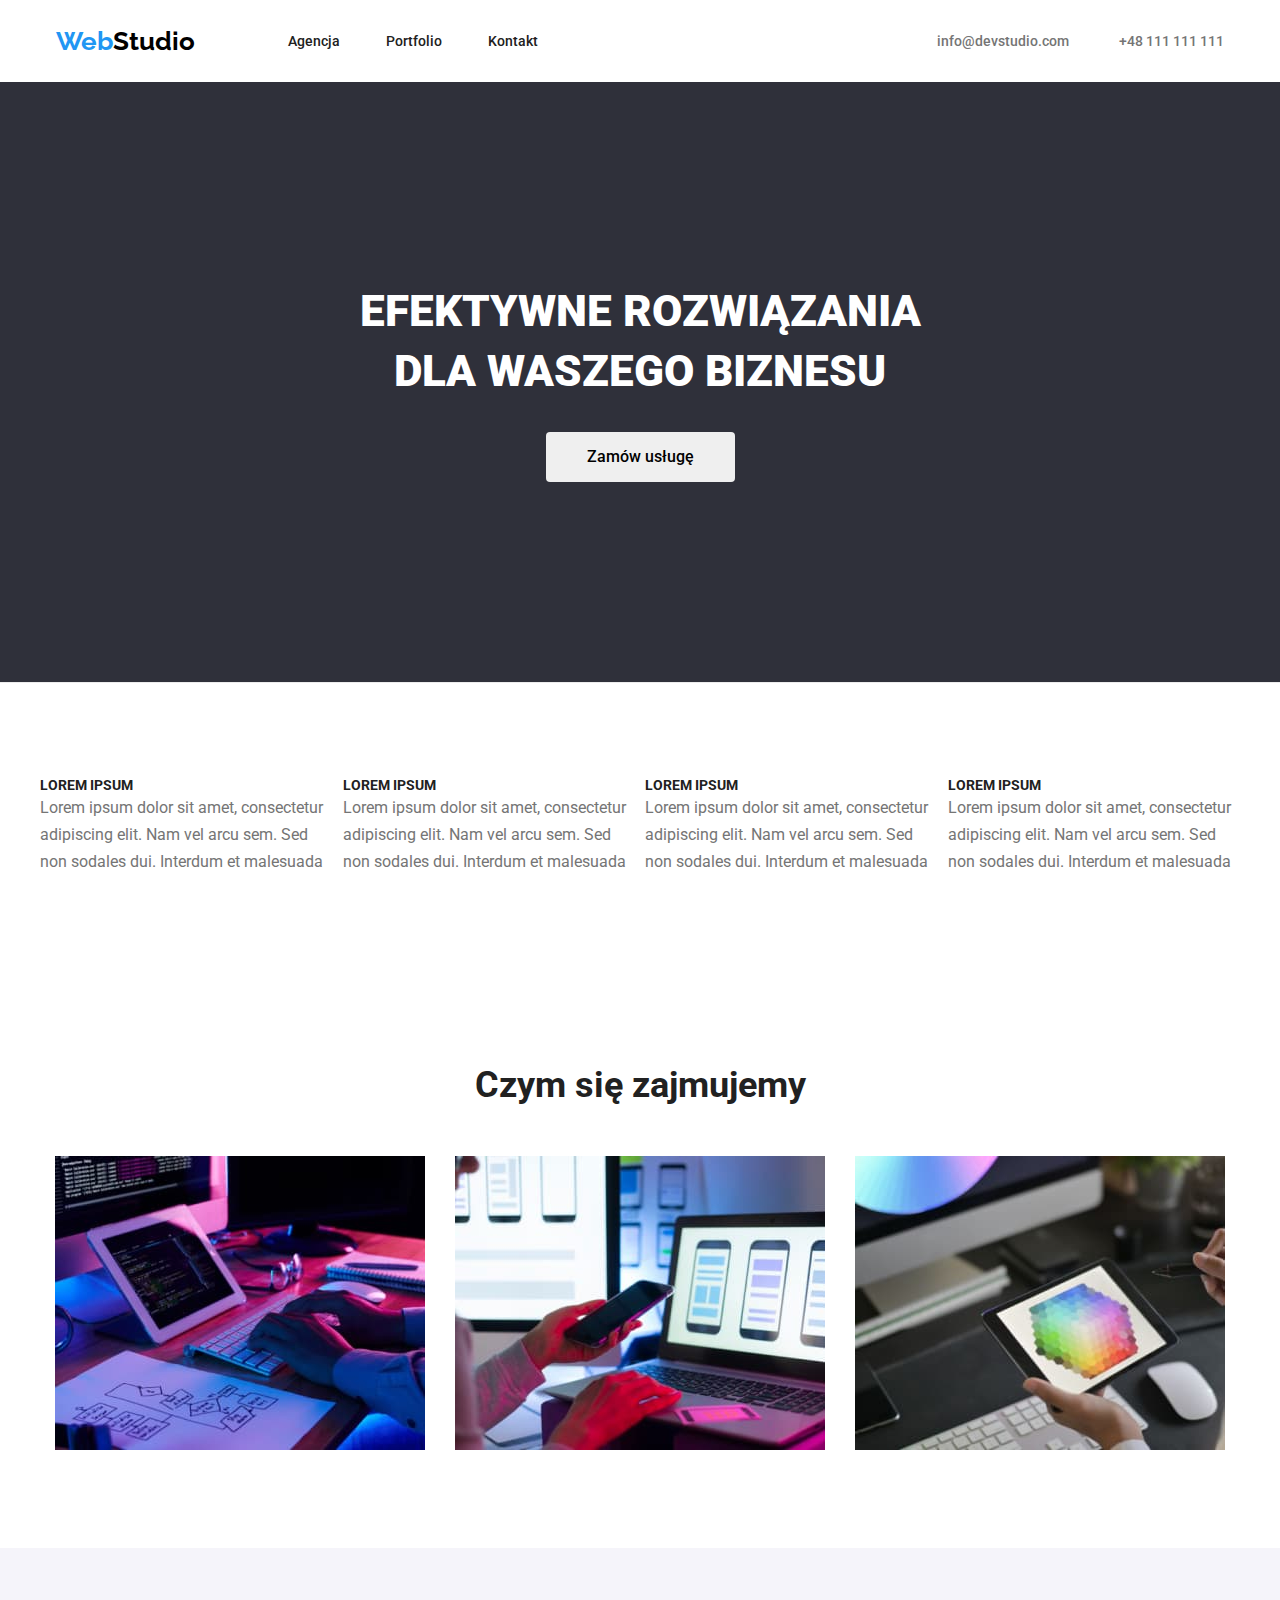
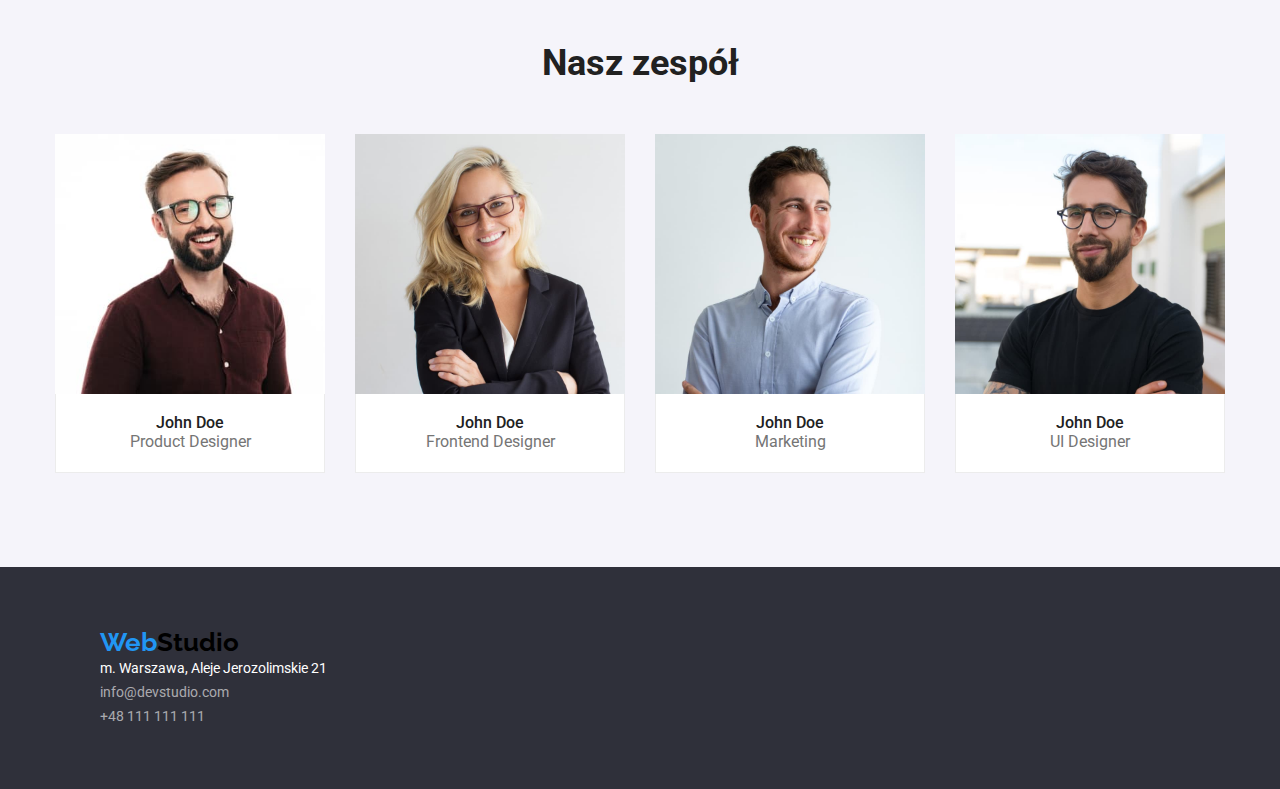
<file: index.html>
<!DOCTYPE html>
<html lang="pl">
  <head>
    <meta charset="UTF-8" />
    <title>Studio</title>
    <!--Normalizator-->
    <link
      rel="stylesheet"
      href="https://cdnjs.cloudflare.com/ajax/libs/modern-normalize/1.0.0/modern-normalize.min.css"
    />
    <link rel="preconnect" href="https://fonts.googleapis.com" />
    <link rel="preconnect" href="https://fonts.gstatic.com" crossorigin />
    <link
      href="https://fonts.googleapis.com/css2?family=Raleway:wght@700&family=Roboto:wght@400;500;700;900&display=swap"
      rel="stylesheet"
    />
    <link rel="stylesheet" href="css/styles.css" />
  </head>
  <body>
    <header class="border">
      <div class="container">
        <div class="page-header">
          <a class="logo" href="index.html">
            <span class="logo-part1">Web</span>Studio
          </a>
          <nav>
            <ul class="nav-list">
              <li>
                <a class="nav-list-item" href="index.html">Agencja</a>
              </li>
              <li>
                <a class="nav-list-item" href="portfolio.html">Portfolio</a>
              </li>
              <li><a class="nav-list-item" href="">Kontakt</a></li>
            </ul>
          </nav>
          <div class="nav-address-links">
            <a class="address-links" href="mailto:info@devstudio.com"
              >info@devstudio.com</a
            >
            <a class="address-links" href="tel:+48111111111">+48 111 111 111</a>
          </div>
        </div>
      </div>
      <section class="main-section" class="section">
        <div class="container">
          <h1 class="title">EFEKTYWNE ROZWIĄZANIA DLA WASZEGO BIZNESU</h1>
          <button class="main-button" type="button">Zamów usługę</button>
        </div>
      </section>
    </header>
    <main>
      <section class="section">
        <div class="container">
          <ul class="asset-list">
            <li class="asset-list-description">
              <h2 class="asset-list-item">LOREM IPSUM</h2>
              Lorem ipsum dolor sit amet, consectetur adipiscing elit. Nam vel
              arcu sem. Sed non sodales dui. Interdum et malesuada
            </li>
            <li class="asset-list-description">
              <h2 class="asset-list-item">LOREM IPSUM</h2>
              Lorem ipsum dolor sit amet, consectetur adipiscing elit. Nam vel
              arcu sem. Sed non sodales dui. Interdum et malesuada
            </li>
            <li class="asset-list-description">
              <h2 class="asset-list-item">LOREM IPSUM</h2>
              Lorem ipsum dolor sit amet, consectetur adipiscing elit. Nam vel
              arcu sem. Sed non sodales dui. Interdum et malesuada
            </li>
            <li class="asset-list-description">
              <h2 class="asset-list-item">LOREM IPSUM</h2>
              Lorem ipsum dolor sit amet, consectetur adipiscing elit. Nam vel
              arcu sem. Sed non sodales dui. Interdum et malesuada
            </li>
          </ul>
        </div>
      </section>
      <section class="section">
        <div class="container">
          <h2 class="job">Czym się zajmujemy</h2>
          <ul class="job-list">
            <li class="job-list-item">
              <img
                src="images/jobs/computer.jpg"
                alt="Pisanie na komputerze"
                width="370"
                height="294"
              />
            </li>
            <li class="job-list-item">
              <img
                src="images/jobs/phone.jpg"
                alt="Telefon w ręce"
                width="370"
                height="294"
              />
            </li>
            <li class="job-list-item">
              <img
                src="images/jobs/tablet.jpg"
                alt="Wybieranie kolorystyki"
                width="370"
                height="294"
              />
            </li>
          </ul>
        </div>
      </section>
      <section class="section bottom-part">
        <div class="container">
          <h2 class="workers">Nasz zespół</h2>
          <ul class="workers-list">
            <li>
              <img
                class="image-no-gap"
                src="images/workers/John1.jpg"
                alt="zdjęcie John Doe"
                width="270"
                height="260"
              />
              <div class="descriptions">
                <p class="workers-list-person">John Doe</p>
                <div class="profession">Product Designer</div>
              </div>
            </li>
            <li>
              <img
                class="image-no-gap"
                src="images/workers/John2.jpg"
                alt="zdjęcie John Doe"
                width="270"
                height="260"
              />
              <div class="descriptions">
                <p class="workers-list-person">John Doe</p>
                <div class="profession">Frontend Designer</div>
              </div>
            </li>
            <li>
              <img
                class="image-no-gap"
                src="images/workers/John3.jpg"
                alt="zdjęcie John Doe"
                width="270"
                height="260"
              />
              <div class="descriptions">
                <p class="workers-list-person">John Doe</p>
                <div class="profession">Marketing</div>
              </div>
            </li>
            <li>
              <img
                class="image-no-gap"
                src="images/workers/John4.jpg"
                alt="zdjęcie John Doe"
                width="270"
                height="260"
              />
              <div class="descriptions">
                <p class="workers-list-person">John Doe</p>
                <div class="profession">UI Designer</div>
              </div>
            </li>
          </ul>
        </div>
      </section>
    </main>
    <footer class="footer-data">
      <div class="container-footer">
        <a class="logo" href="index.html">
          <span class="logo-part1">Web</span>Studio
        </a>
        <address>
          <div class="location">m. Warszawa, Aleje Jerozolimskie 21</div>
          <a class="footer-address-links" href="mailto:info@devstudio.com"
            >info@devstudio.com</a
          >
          <a class="footer-address-links" href="tel:+48111111111"
            >+48 111 111 111</a
          >
        </address>
      </div>
    </footer>
  </body>
</html>
</file>
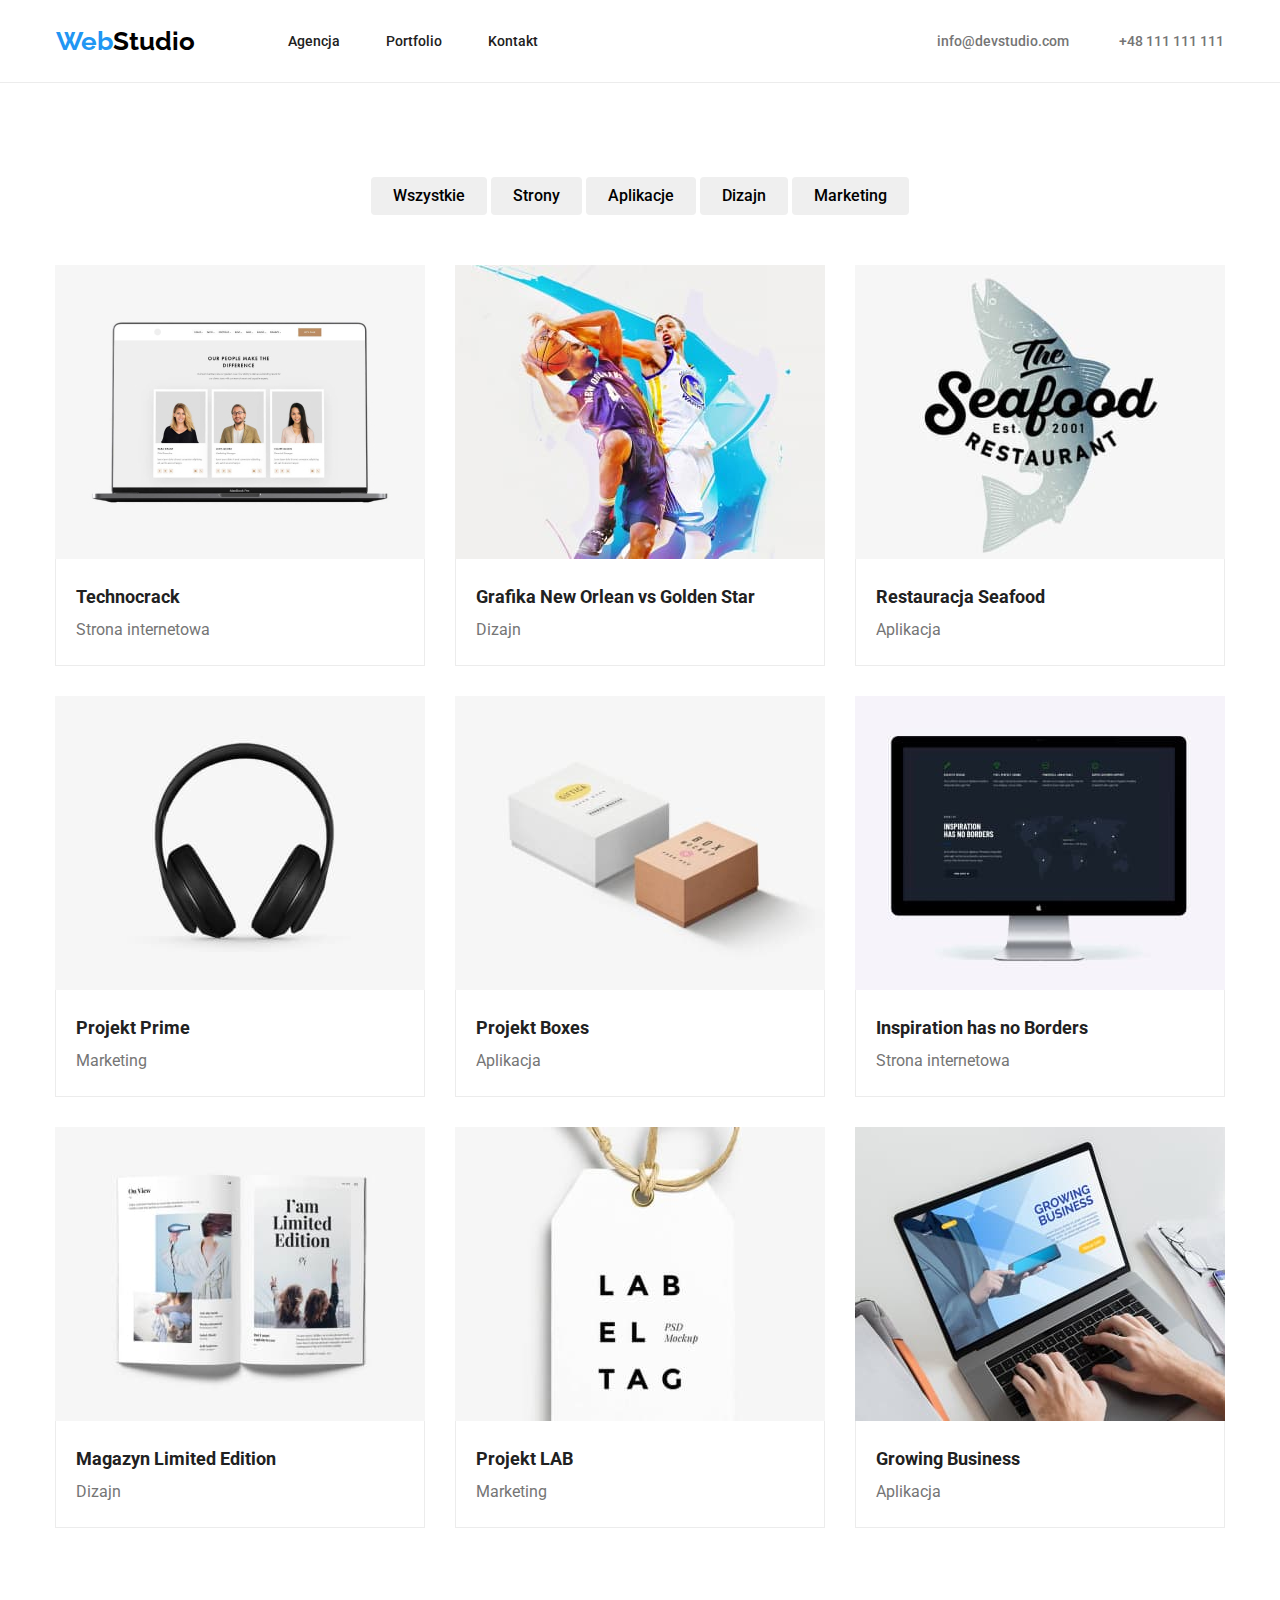
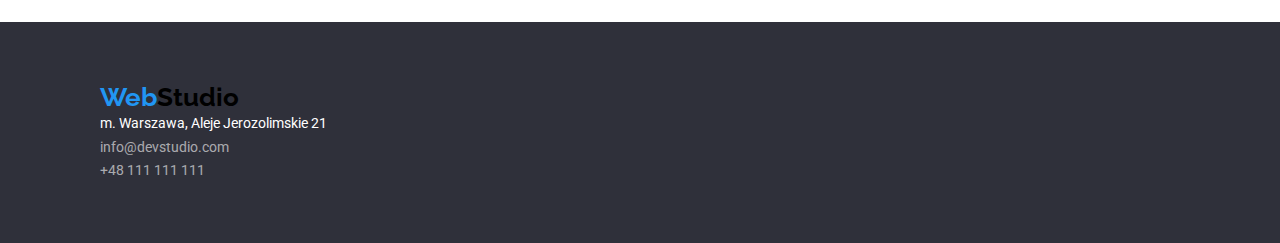
<file: portfolio.html>
<!DOCTYPE html>
<html lang="pl">
  <head>
    <meta charset="UTF-8" />
    <title>Portfolio</title>
    <!--Normalizator-->
    <link
      rel="stylesheet"
      href="https://cdnjs.cloudflare.com/ajax/libs/modern-normalize/1.0.0/modern-normalize.min.css"
    />
    <link rel="preconnect" href="https://fonts.googleapis.com" />
    <link rel="preconnect" href="https://fonts.gstatic.com" crossorigin />
    <link
      href="https://fonts.googleapis.com/css2?family=Raleway:wght@700&family=Roboto:wght@400;500;700;900&display=swap"
      rel="stylesheet"
    />
    <link rel="stylesheet" href="css/styles.css" />
  </head>
  <body>
    <header class="border">
      <div class="container">
        <div class="page-header">
          <a class="logo" href="index.html">
            <span class="logo-part1">Web</span>Studio
          </a>
          <nav>
            <ul class="nav-list">
              <li><a class="nav-list-item" href="index.html">Agencja</a></li>
              <li><a class="nav-list-item" href="">Portfolio</a></li>
              <li><a class="nav-list-item" href="">Kontakt</a></li>
            </ul>
          </nav>
          <div class="nav-address-links">
            <a class="address-links" href="mailto:info@devstudio.com"
              >info@devstudio.com</a
            >
            <a class="address-links" href="tel:+48111111111">+48 111 111 111</a>
          </div>
        </div>
      </div>
    </header>
    <div class="container">
      <div clss="portfolio-button-list">
        <button class="portfolio-button" type="button">Wszystkie</button>
        <button class="portfolio-button" type="button">Strony</button>
        <button class="portfolio-button" type="button">Aplikacje</button>
        <button class="portfolio-button" type="button">Dizajn</button>
        <button class="portfolio-button" type="button">Marketing</button>
      </div>
    </div>
    <main>
      <div class="container">
        <ul class="projects">
          <li>
            <img
              class="image-no-gap"
              src="images/portfolio/technocrackWeb.jpg"
              alt="Strona internetowa Technocrack"
              width="370"
              height="294"
            />
            <div class="descriptions">
              <p class="project-list-item">Technocrack</p>
              <div class="project-description">Strona internetowa</div>
            </div>
          </li>
          <li>
            <img
              class="image-no-gap"
              src="images/portfolio/basketball.jpg"
              alt="Mężczyźni grający w koszykówkę"
              width="370"
              height="294"
            />
            <div class="descriptions">
              <p class="project-list-item">Grafika New Orlean vs Golden Star</p>
              <div class="project-description">Dizajn</div>
            </div>
          </li>
          <li>
            <img
              class="image-no-gap"
              src="images/portfolio/seafood.jpg"
              alt="Logo restauracji Seafood"
              width="370"
              height="294"
            />
            <div class="descriptions">
              <p class="project-list-item">Restauracja Seafood</p>
              <div class="project-description">Aplikacja</div>
            </div>
          </li>
          <li>
            <img
              class="image-no-gap"
              src="images/portfolio/headphones.jpg"
              alt="Słuchawki"
              width="370"
              height="294"
            />
            <div class="descriptions">
              <p class="project-list-item">Projekt Prime</p>
              <div class="project-description">Marketing</div>
            </div>
          </li>
          <li>
            <img
              class="image-no-gap"
              src="images/portfolio/boxes.jpg"
              alt="dwa leżące pudełka"
              width="370"
              height="294"
            />
            <div class="descriptions">
              <p class="project-list-item">Projekt Boxes</p>
              <div class="project-description">Aplikacja</div>
            </div>
          </li>
          <li>
            <img
              class="image-no-gap"
              src="images/portfolio/monitor.jpg"
              alt="strona internetowa Inspiration has no Borders"
              width="370"
              height="294"
            />
            <div class="descriptions">
              <p class="project-list-item">Inspiration has no Borders</p>
              <div class="project-description">Strona internetowa</div>
            </div>
          </li>
          <li>
            <img
              class="image-no-gap"
              src="images/portfolio/magazine.jpg"
              alt="otwarta gazeta"
              width="370"
              height="294"
            />
            <div class="descriptions">
              <p class="project-list-item">Magazyn Limited Edition</p>
              <div class="project-description">Dizajn</div>
            </div>
          </li>
          <li>
            <img
              class="image-no-gap"
              src="images/portfolio/projectLab.jpg"
              alt="metka z napisem Lab El Tag"
              width="370"
              height="294"
            />
            <div class="descriptions">
              <p class="project-list-item">Projekt LAB</p>
              <div class="project-description">Marketing</div>
            </div>
          </li>
          <li>
            <img
              class="image-no-gap"
              src="images/portfolio/growingBusiness.jpg"
              alt="laptop z otawrtą stroną Growing Business"
              width="370"
              height="294"
            />
            <div class="descriptions">
              <p class="project-list-item">Growing Business</p>
              <div class="project-description">Aplikacja</div>
            </div>
          </li>
        </ul>
      </div>
    </main>
    <footer class="footer-data">
      <div class="container-footer">
        <a class="logo" href="index.html">
          <span class="logo-part1">Web</span>Studio
        </a>
        <address>
          <div class="location">m. Warszawa, Aleje Jerozolimskie 21</div>
          <a class="footer-address-links" href="mailto:info@devstudio.com"
            >info@devstudio.com</a
          >
          <a class="footer-address-links" href="tel:+48111111111"
            >+48 111 111 111</a
          >
        </address>
      </div>
    </footer>
  </body>
</html>
</file>
<file: css/styles.css>
* {
  box-sizing: border-box;
  margin: 0;
  padding: 0;
}

body {
  font-family: "Roboto", sans-serif;
  color: #212121;
}

.border {
  border-bottom: 1px solid #ececec;
}

.page-header {
  display: flex;
  align-items: center;
  justify-content: space-evenly;
}

.logo {
  font-family: "Raleway", sans-serif;
  font-size: 1.62rem;
  font-weight: 700;
  color: #000000;
  text-decoration: none;
  line-height: 1.17;
}

.logo-part1 {
  color: #2196f3;
}

.nav-list,
.asset-list,
.job-list-item,
.workers-list,
.projects {
  list-style: none;
}

.projects {
  display: flex;
  flex-wrap: wrap;
  gap: 30px;
  padding: 15px;
  margin-bottom: 79px;
}
.nav-list {
  display: flex;
  align-items: center;
  padding: 32px 353px 32px 93px;
}

.nav-list-item {
  text-decoration: none;
  font-weight: 500;
  font-size: 0.87rem;
  line-height: 1.17;
  color: #212121;
  padding-right: 46px;
}

.nav-list-item:hover,
.footer-address-links:hover {
  color: #2196f3;
}

.title {
  font-size: 2.75rem;
  font-weight: 900;
  background: #2f303a;
  color: #ffffff;
  line-height: 1.36;
  justify-content: center;
  padding: 200px 300px 30px 300px;
  margin: 0;
}

.main-section {
  text-align: center;
  height: 37.5rem;
  background: #2f303a;
}

.main-button {
  font-family: "Roboto", sans-serif;
  font-size: 1rem;
  font-weight: 500;
  line-height: 1.87;
  margin: 0px 300px 50px 300px;
  padding: 10px 41px 10px 41px;
  border-radius: 4px;
  border: none;
}

.main-button:hover,
.main-button:focus {
  color: #ffff;
  background-color: #2196f3;
  cursor: pointer;
}

.portfolio-button {
  font-family: "Roboto", sans-serif;
  font-size: 1rem;
  font-weight: 500;
  line-height: 1.62;
  border-radius: 4px;
  border: none;
  padding: 6px 22px 6px 22px;
  margin-top: 94px;
  margin-bottom: 35px;
}

.portfolio-button-list {
  display: flex;
}

.portfolio-button:hover,
.portfolio-button:focus {
  color: #ffff;
  background-color: #2196f3;
  cursor: pointer;
}

.address-links {
  text-decoration: none;
  font-weight: 500;
  font-size: 0.87rem;
  color: #757575;
  line-height: 1.17;
}

.nav-address-links {
  display: flex;
  align-items: center;
  gap: 50px;
}

.address-links:hover,
.address-links:focus {
  color: #2196f3;
}

.asset-list {
  display: flex;
  justify-content: center;
  gap: 10px;
  padding: 0;
}

.asset-list-item {
  color: #212121;
  font-weight: 700;
  font-size: 0.87rem;
  line-height: 1.17;
}

.asset-list-description {
  font-weight: 400;
  font-size: 0, 87rem;
  color: #757575;
  line-height: 1.71;
}

.job,
.workers {
  font-weight: 700;
  font-size: 2.25rem;
  line-height: 1.17;
  text-align: center;
  padding-bottom: 50px;
}

.job-list {
  display: flex;
  justify-content: center;
  padding: 0;
  gap: 30px;
}

.workers-list-person {
  font-size: 1rem;
  font-weight: 500;
  line-height: 1.17;
  background-color: #ffffff;
  text-align: center;
  margin: 0;
}

.workers-list {
  display: flex;
  justify-content: center;
  gap: 30px;
  padding: 0;
}

.bottom-part {
  background-color: #f5f4fa;
}

.profession {
  font-size: 1rem;
  font-weight: 400;
  color: #757575;
  line-height: 1.17;
  background-color: #ffffff;
  text-align: center;
}

.project-list-item {
  font-size: 1.12rem;
  font-weight: 700;
  line-height: 2;
}

.project-description {
  font-size: 1rem;
  font-weight: 400;
  color: #757575;
  line-height: 1.87;
}

.location {
  text-align: left;
  font-style: normal;
  font-weight: 400;
  font-size: 0.87rem;
  line-height: 1.71;
  color: #ffffff;
}

.footer-data {
  background-color: #2f303a;
}

.footer-address-links {
  font-style: normal;
  font-weight: 400;
  font-size: 0.87rem;
  line-height: 1.71;
  color: #ffffff99;
  text-decoration: none;
  display: block;
}
.container {
  max-width: 1200px;
  margin: auto;
  display: flex;
  flex-direction: column;
  align-items: center;
  justify-content: center;
}

.section {
  padding-top: 94px;
  padding-bottom: 94px;
}
.descriptions {
  border-left: 1px solid #ececec;
  border-bottom: 1px solid #ececec;
  border-right: 1px solid #ececec;
  padding: 20px;
  background-color: #ffffff;
}

.image-no-gap {
  display: block;
}

.container-footer {
  max-width: 1200px;
  margin: auto;
  padding: 60px;
}
</file>
